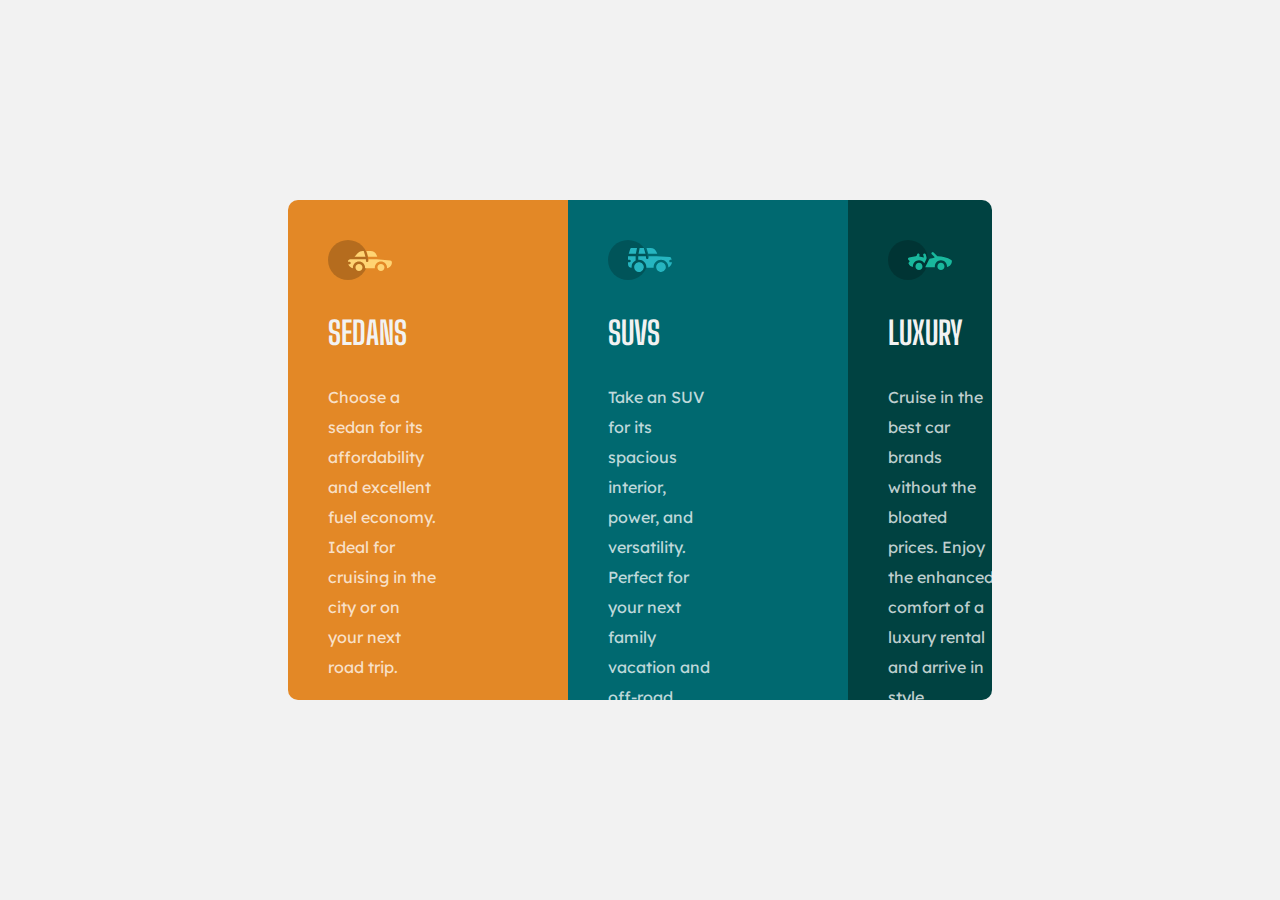
<file: 3-column-preview-card-component-main/index.html>
<!DOCTYPE html>
<html lang="en">
<head>
  <meta charset="UTF-8">
  <meta name="viewport" content="width=device-width, initial-scale=1.0"> <!-- displays site properly based on user's device -->

  <link rel="icon" type="image/png" sizes="32x32" href="./images/favicon-32x32.png">
  <link rel="stylesheet" href="style.css">
  <title>Frontend Mentor | 3-column preview card component</title>

  <!-- Feel free to remove these styles or customise in your own stylesheet 👍 -->
  <style>
    .attribution { font-size: 11px; text-align: center; }
    .attribution a { color: hsl(228, 45%, 44%); }
  </style>
</head>
<body>
    <div class="main-box">
      <div class="sedans">
        <svg width="64" height="40" xmlns="http://www.w3.org/2000/svg"><g fill="none" fill-rule="evenodd"><circle fill="#000" opacity=".201" cx="20" cy="20" r="20"/><path d="M52.936 24.11c1.942 0 3.517 1.542 3.517 3.445 0 1.903-1.575 3.445-3.517 3.445s-3.516-1.542-3.516-3.445c0-1.903 1.574-3.445 3.516-3.445zm-21.957 0c1.942 0 3.517 1.542 3.517 3.445 0 1.903-1.575 3.445-3.517 3.445s-3.516-1.542-3.516-3.445c0-1.903 1.574-3.445 3.516-3.445zm6.948-4.848v1.429c0 .716.61 1.293 1.348 1.259a1.295 1.295 0 001.225-1.295v-1.393h8.256l13.483 1.313c.956.093 1.676.881 1.676 1.814 0 2.89-2.126 5.303-4.926 5.819.397-3.557-2.458-6.62-6.053-6.62-3.646 0-6.504 3.14-6.039 6.723h-9.879c.466-3.588-2.397-6.722-6.039-6.722-3.595 0-6.45 3.062-6.052 6.62-2.14-.398-3.916-1.912-4.61-3.931h1.142c.731 0 1.32-.598 1.285-1.322-.033-.678-.629-1.2-1.322-1.2H20v-.251c0-1.274 1.066-2.243 2.306-2.243h15.62zM42.59 11c2.645 0 4.99 1.556 5.972 3.963l.726 1.779H40.17L38.413 11h4.178zm-6.865 0l1.758 5.741H26.505l3.357-3.654A6.502 6.502 0 0134.644 11h1.082z" fill="#FFD473" fill-rule="nonzero"/></g></svg>
        <h1 class="firstheading">Sedans</h1>
        <p class="firstcontent">Choose a sedan for its affordability and excellent fuel economy. Ideal for cruising in the city 
          or on your next road trip.</p>
        <button class="firstbutton">Learn More</button>
      </div>
      <div class="suvs">
        <svg width="64" height="40" xmlns="http://www.w3.org/2000/svg"><g fill="none" fill-rule="evenodd"><circle fill="#000" opacity=".201" cx="20" cy="20" r="20"/><path d="M31.002 22.358c2.917 0 5.18 2.593 4.762 5.506a4.828 4.828 0 01-2.962 3.778 4.797 4.797 0 01-5.3-1.165c-1.188-1.26-1.235-2.613-1.263-2.613-.42-2.924 1.857-5.506 4.763-5.506zm22 0c3.457 0 5.798 3.567 4.41 6.744A4.816 4.816 0 0152.3 31.94a4.826 4.826 0 01-4.06-4.077c-.42-2.915 1.846-5.506 4.762-5.506zm-15.04-6.083v1.462a1.29 1.29 0 001.352 1.29c.693-.033 1.227-.631 1.227-1.326v-1.426h8.3l13.056.716a1.29 1.29 0 011.164.917c.27.895.446 1.477.563 1.87h-1.047c-.694 0-1.291.534-1.324 1.228a1.29 1.29 0 001.288 1.352h1.445c-.164 2.225-1.57 4.193-3.6 5.05.13-4.212-3.255-7.63-7.384-7.63-4.317 0-7.762 3.718-7.358 8.086h-7.285c.43-4.655-3.503-8.531-8.131-8.046v-3.543h7.734zm-10.312 0v4.308a7.4 7.4 0 00-4.006 7.274 3.874 3.874 0 01-3.642-3.864v-1.635h1.46a1.29 1.29 0 000-2.58h-1.461v-3.213l.003-.29h7.646zm14.986-8.196c2.65 0 5 1.592 5.984 4.055l.63 1.579a5.525 5.525 0 01-.065-.004l-.026-.002-.034-.002-.022-.002a4.178 4.178 0 00-.224-.006l-.098-.001h-.039l-.136-.001h-.052l-.326-.001H40.211L38.528 8.08zm-13.632 0l-1.122 5.616h-7.144l1.47-4.71a1.29 1.29 0 011.231-.906h5.565zm6.832 0l1.683 5.615h-7.007l1.121-5.615h4.203z" fill="#26B5C0" fill-rule="nonzero"/></g></svg>
        <h1 class="secondheading">
          SUVS
        </h1>
        <p class="secondcontent">
          Take an SUV for its spacious interior, power, and versatility. Perfect for your next family vacation 
  and off-road adventures.
        </p>
        <button class="secondbutton">Learn More</button>
      </div>
      <div class="luxury">
        <svg width="64" height="40" xmlns="http://www.w3.org/2000/svg"><g fill="none" fill-rule="evenodd"><circle fill="#000" opacity=".201" cx="20" cy="20" r="20"/><path d="M30.98 22.835c1.941 0 3.516 1.604 3.516 3.583 0 1.978-1.575 3.582-3.517 3.582s-3.516-1.604-3.516-3.582c0-1.979 1.574-3.583 3.516-3.583zm21.956 0c1.942 0 3.517 1.604 3.517 3.583 0 1.978-1.575 3.582-3.517 3.582s-3.516-1.604-3.516-3.582c0-1.979 1.574-3.583 3.516-3.583zm-9.143-10.45a1.27 1.27 0 011.819 0l3.715 3.784c4.444-.115 9.7 1.142 13.964 3.753.387.237.624.664.624 1.124 0 3.006-2.126 5.514-4.926 6.05.397-3.698-2.458-6.882-6.053-6.882-3.646 0-6.504 3.264-6.039 6.99h-9.669c.76-1.544.993-2.026 1.337-2.711l.082-.162c.421-.835 1.056-2.07 2.883-5.65 1.68-.023 3.47-.408 5.247-1.403l-2.984-3.04a1.328 1.328 0 010-1.854zm-7.68 1.064c.683-.2 1.395.202 1.592.898l.749 2.652a3.46 3.46 0 01-.247 2.51l-1.733 3.395-.216.424c-1.07-1.89-3.06-3.114-5.279-3.114-3.595 0-6.45 3.184-6.052 6.885-1.832-.347-3.414-1.537-4.278-3.276a1.331 1.331 0 01.117-1.376l.955-1.303-1.325-1.295c-.751-.735-.376-2.024.64-2.231l6.614-1.346.13-.026c.092-.019.145-.03.157-.031.314-.146 1.07-.591 1.07-1.506 0-.734.592-1.327 1.316-1.31.712.016 1.268.662 1.256 1.388a4.11 4.11 0 01-.348 1.611 22.69 22.69 0 014.7 1.146l-.7-2.473a1.314 1.314 0 01.882-1.622z" fill="#19B89D" fill-rule="nonzero"/></g></svg>
        <h1 class="thirdheading">Luxury</h1>
        <p class="thirdcontent">
          Cruise in the best car brands without the bloated prices. Enjoy the enhanced comfort of a luxury 
  rental and arrive in style.
        </p>
        <button class="thirdbutton">Learn More</button>
      </div>
    </div>
</body>
</html>
</file>
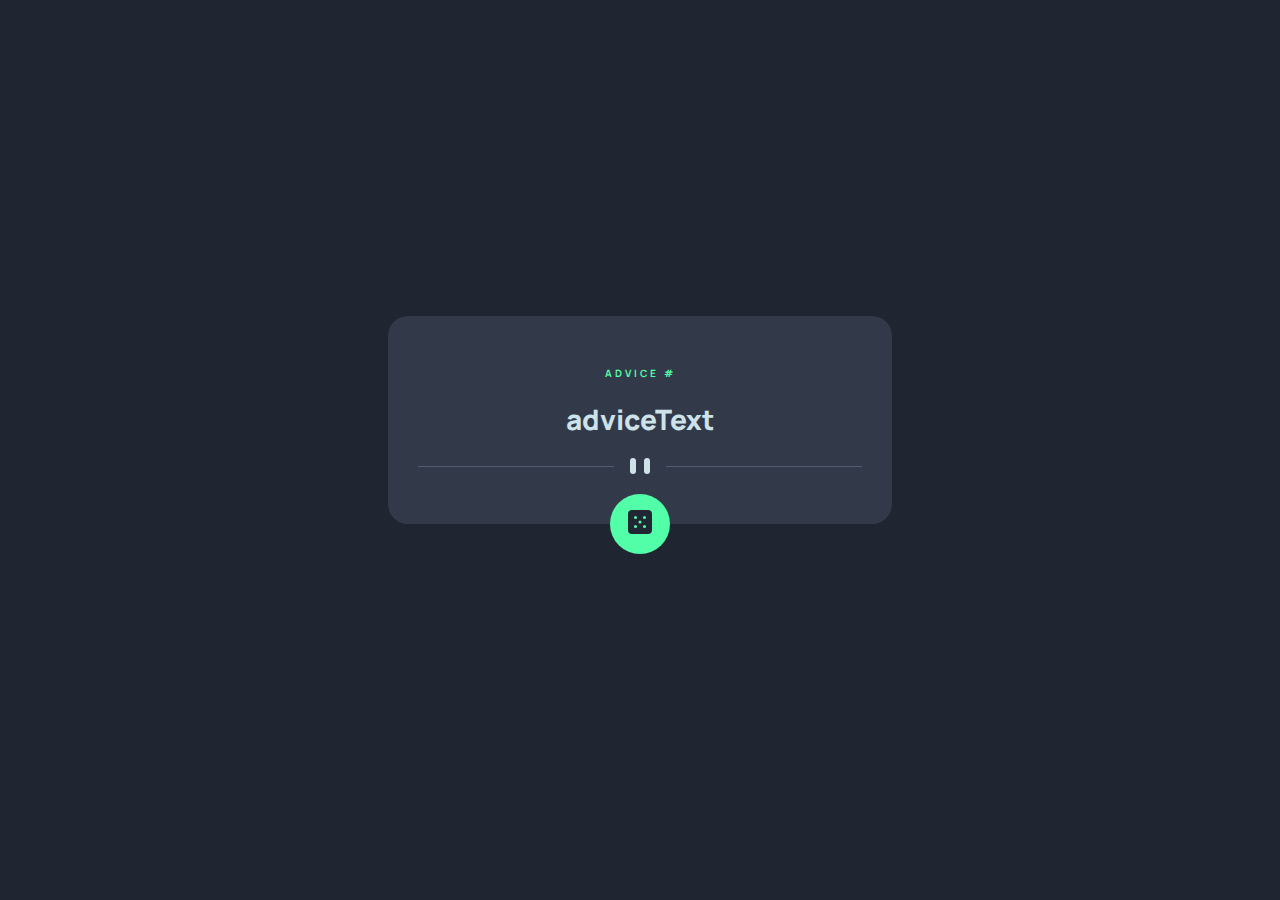
<file: advice-generator-app-main/index.html>
<!DOCTYPE html>
<html lang="en">
<head>
  <meta charset="UTF-8">
  <meta name="viewport" content="width=device-width, initial-scale=1.0"> <!-- displays site properly based on user's device -->

  <link rel="icon" type="image/png" sizes="32x32" href="./images/favicon-32x32.png">
  
  <title>Frontend Mentor | Advice generator app</title>
  <link rel="stylesheet" href="style.css">
  <!-- Feel free to remove these styles or customise in your own stylesheet 👍 -->
  <style>
    .attribution { font-size: 11px; text-align: center; }
    .attribution a { color: hsl(228, 45%, 44%); }
  </style>
</head>
<body>
  <div class="main-box">
    
      <p class="adviceID">Advice #<span id="num"></span></p>
      <p class="adviceText">adviceText</p>
      <svg class="divider" width="444" height="16" xmlns="http://www.w3.org/2000/svg"><g fill="none" fill-rule="evenodd"><path fill="#4F5D74" d="M0 8h196v1H0zM248 8h196v1H248z"/><g transform="translate(212)" fill="#CEE3E9"><rect width="6" height="16" rx="3"/><rect x="14" width="6" height="16" rx="3"/></g></g></svg>
      
    </div>
    <div class="dice">
      <button><svg width="24" height="24" xmlns="http://www.w3.org/2000/svg"><path d="M20 0H4a4.005 4.005 0 0 0-4 4v16a4.005 4.005 0 0 0 4 4h16a4.005 4.005 0 0 0 4-4V4a4.005 4.005 0 0 0-4-4ZM7.5 18a1.5 1.5 0 1 1 0-3 1.5 1.5 0 0 1 0 3Zm0-9a1.5 1.5 0 1 1 0-3 1.5 1.5 0 0 1 0 3Zm4.5 4.5a1.5 1.5 0 1 1 0-3 1.5 1.5 0 0 1 0 3Zm4.5 4.5a1.5 1.5 0 1 1 0-3 1.5 1.5 0 0 1 0 3Zm0-9a1.5 1.5 0 1 1 0-3 1.5 1.5 0 0 1 0 3Z" fill="#202733"/></svg> </button>
    </div>
  <!-- <div class="attribution">
    Challenge by <a href="https://www.frontendmentor.io?ref=challenge" target="_blank">Frontend Mentor</a>. 
    Coded by <a href="#">Your Name Here</a>.
  </div> -->
  <script src="script.js"></script>
</body>
</html>
</file>
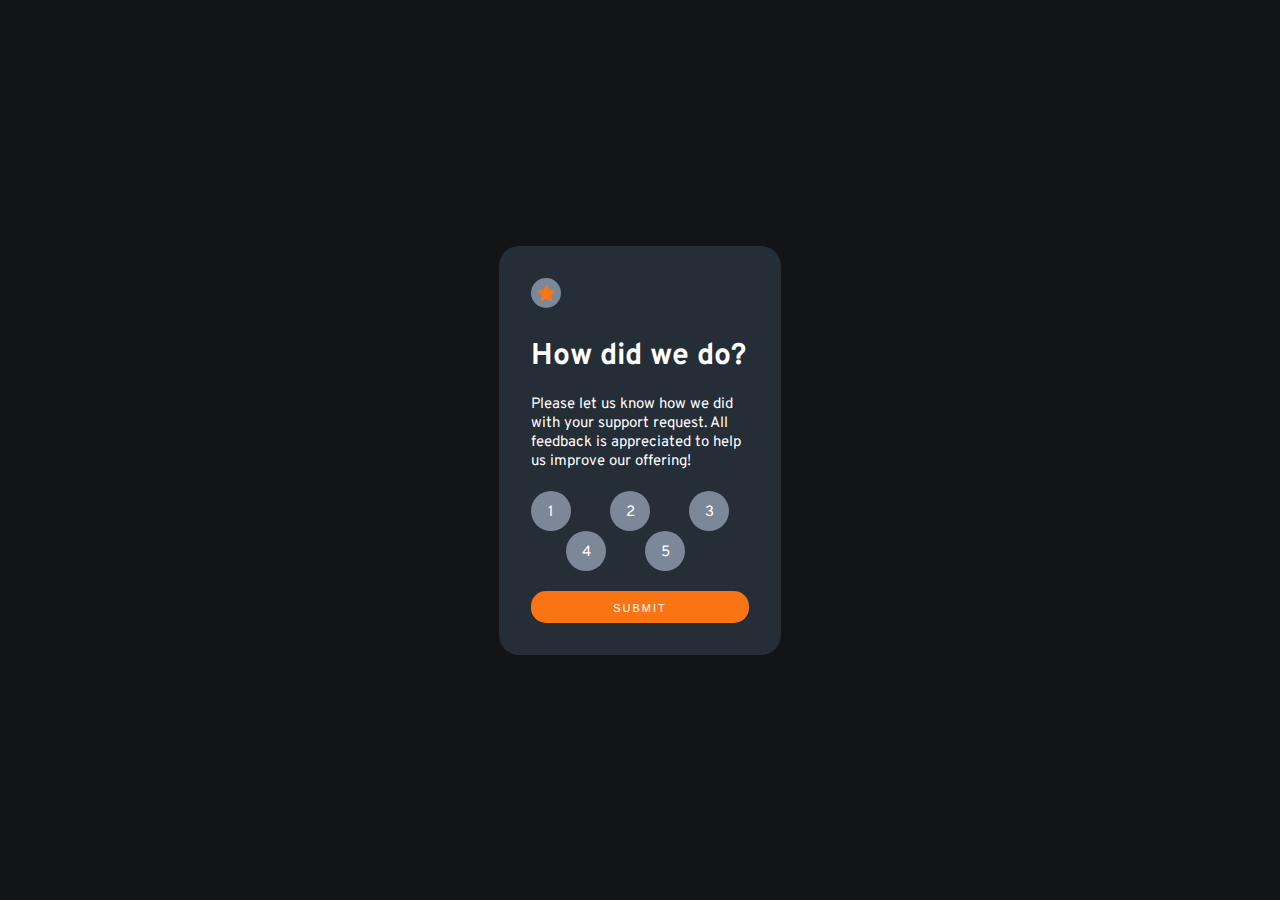
<file: interactive-rating-component-main/index.html>
<!DOCTYPE html>
<html lang="en">
<head>
  <meta charset="UTF-8">
  <meta name="viewport" content="width=device-width, initial-scale=1.0"> <!-- displays site properly based on user's device -->

  <link rel="icon" type="image/png" sizes="32x32" href="./images/favicon-32x32.png">
  
  <title>Frontend Mentor | Interactive rating component</title>
  <link rel="stylesheet" href="style.css">

  <!-- Feel free to remove these styles or customise in your own stylesheet 👍 -->
  <style>
    .attribution { font-size: 11px; text-align: center; }
    .attribution a { color: hsl(228, 45%, 44%); }
  </style>
</head>
<body>
  <div class="main-box">
    <div class="shown">
    <div class="img-wrapper">
      <svg class="star" width="17" height="16" xmlns="http://www.w3.org/2000/svg"><path d="m9.067.43 1.99 4.031c.112.228.33.386.58.422l4.45.647a.772.772 0 0 1 .427 1.316l-3.22 3.138a.773.773 0 0 0-.222.683l.76 4.431a.772.772 0 0 1-1.12.813l-3.98-2.092a.773.773 0 0 0-.718 0l-3.98 2.092a.772.772 0 0 1-1.119-.813l.76-4.431a.77.77 0 0 0-.222-.683L.233 6.846A.772.772 0 0 1 .661 5.53l4.449-.647a.772.772 0 0 0 .58-.422L7.68.43a.774.774 0 0 1 1.387 0Z" fill="#FC7614"/></svg>

    </div>
    <div>
      <h1 class="title">
        How did we do?
      </h1>
      <p class="para">
        Please let us know how we did with your support request. All feedback is appreciated 
        to help us improve our offering!

      </p>
      <ul>
        <li>1</li>
        <li id="list">2</li>
        <li id="list">3</li>
        <li id="list">4</li>
        <li id="list">5</li>
      </ul>
      <button class="btn">submit</button>
    </div>
  </div>
  <div class="hidden">
    <div class="image">
    <svg width="162" height="108" xmlns="http://www.w3.org/2000/svg"><g fill="none"><path d="M30 93.744h-.044a23.456 23.456 0 0 1-1.61-.189.543.543 0 0 1 .155-1.076c.52.076 1.04.135 1.563.178a.538.538 0 0 1-.043 1.076l-.022.01Zm5.37-.205a.538.538 0 0 1-.08-1.076 19.51 19.51 0 0 0 1.54-.306.536.536 0 0 1 .645.403.538.538 0 0 1-.397.646c-.537.129-1.074.236-1.611.323l-.097.01Zm-12.137-1.312a.536.536 0 0 1-.183-.033 24.346 24.346 0 0 1-1.525-.608.539.539 0 0 1 .424-.99c.483.21.983.404 1.472.587a.538.538 0 0 1-.188 1.044Zm18.759-.829a.538.538 0 0 1-.242-1.022c.467-.226.934-.479 1.39-.742a.536.536 0 1 1 .538.93c-.478.275-.967.538-1.45.78a.536.536 0 0 1-.258.054h.022Zm-24.994-2.292a.536.536 0 0 1-.29-.08c-.457-.29-.913-.597-1.36-.91a.536.536 0 1 1 .612-.882c.436.307.876.597 1.322.883a.538.538 0 0 1-.284.99Zm30.772-1.544a.537.537 0 0 1-.408-.193.539.539 0 0 1 .06-.759l.117-.124c.355-.306.715-.624 1.074-.957a.537.537 0 1 1 .73.79c-.375.345-.74.673-1.106.985l-.123.102a.537.537 0 0 1-.344.156Zm-36.326-2.69a.537.537 0 0 1-.36-.14c-.402-.37-.8-.747-1.18-1.124a.539.539 0 0 1 .751-.769c.376.371.763.737 1.155 1.076a.538.538 0 0 1 .032.764.537.537 0 0 1-.398.194Zm41.305-2.21a.537.537 0 0 1-.398-.899c.355-.393.715-.79 1.074-1.2a.537.537 0 1 1 .806.71c-.365.415-.725.818-1.074 1.21a.537.537 0 0 1-.408.152v.026ZM6.724 79.723a.537.537 0 0 1-.424-.204 41.79 41.79 0 0 1-.989-1.308.539.539 0 0 1 .124-.753.536.536 0 0 1 .746.124c.312.425.629.85.962 1.27a.539.539 0 0 1-.42.871Zm50.579-2.383a.539.539 0 0 1-.419-.877c.338-.414.677-.828 1.015-1.253a.537.537 0 1 1 .838.672l-1.02 1.259a.537.537 0 0 1-.414.199ZM2.9 73.887a.537.537 0 0 1-.473-.312c-.257-.5-.499-1-.714-1.485a.539.539 0 0 1 .685-.72c.133.052.24.154.298.285.21.462.44.946.687 1.425a.539.539 0 0 1-.483.786v.021Zm58.753-2.028a.537.537 0 0 1-.424-.866l.988-1.275a.537.537 0 1 1 .848.656l-.988 1.275a.537.537 0 0 1-.424.188v.022ZM.682 67.286a.537.537 0 0 1-.537-.462A17.06 17.06 0 0 1 0 65.16a.538.538 0 1 1 1.074 0c.018.519.063 1.036.134 1.55a.539.539 0 0 1-.462.607l-.064-.032Zm65.24-.973a.537.537 0 0 1-.43-.867l.984-1.28a.536.536 0 0 1 .853.65l-.993 1.265a.537.537 0 0 1-.414.21v.022Zm88.49-2.96a.724.724 0 0 1-.15 0 .537.537 0 0 1-.366-.666c.134-.474.28-.99.424-1.544a.538.538 0 0 1 .655-.388.537.537 0 0 1 .382.662c-.145.538-.29 1.076-.43 1.565a.537.537 0 0 1-.515.372Zm-84.247-2.592a.536.536 0 0 1-.424-.867l.983-1.28a.54.54 0 1 1 .854.662l-.989 1.275a.537.537 0 0 1-.413.183l-.01.027Zm-68.924-.382a.536.536 0 0 1-.156 0 .538.538 0 0 1-.355-.673 21.47 21.47 0 0 1 .537-1.565.537.537 0 1 1 .994.403c-.193.49-.37.985-.537 1.474a.537.537 0 0 1-.473.334l-.01.027Zm154.782-3.863a.311.311 0 0 1-.102 0 .538.538 0 0 1-.43-.624c.097-.538.188-1.044.28-1.582a.545.545 0 1 1 1.073.178c-.09.538-.182 1.076-.279 1.614a.537.537 0 0 1-.542.414ZM74.46 55.209a.537.537 0 0 1-.424-.872l1.004-1.27a.537.537 0 1 1 .838.673l-.999 1.264a.537.537 0 0 1-.408.205h-.01ZM4.436 54.165a.539.539 0 0 1-.43-.855c.323-.436.666-.872 1.02-1.297a.537.537 0 1 1 .822.694 22.92 22.92 0 0 0-.977 1.237.537.537 0 0 1-.435.221Zm74.408-4.417a.539.539 0 0 1-.414-.877l1.026-1.248a.537.537 0 1 1 .843.667l-1.02 1.243a.537.537 0 0 1-.435.215Zm78.124-.161h-.043a.538.538 0 0 1-.494-.576c.043-.538.075-1.076.107-1.614a.538.538 0 0 1 .564-.538c.295.018.52.27.505.565a54.253 54.253 0 0 1-.107 1.614.538.538 0 0 1-.532.549ZM9.28 49.13a.537.537 0 0 1-.338-.958c.8-.646 1.316-.99 1.337-1.006a.536.536 0 0 1 .59.898s-.499.334-1.25.942a.536.536 0 0 1-.35.124h.011Zm74.075-4.74a.537.537 0 0 1-.403-.888c.35-.408.704-.817 1.074-1.22a.537.537 0 1 1 .806.71c-.355.403-.71.806-1.074 1.215a.537.537 0 0 1-.414.183h.01Zm73.742-1.797a.537.537 0 0 1-.537-.505 54.325 54.325 0 0 0-.118-1.614.54.54 0 1 1 1.074-.097c.048.538.091 1.076.118 1.614 0 .285-.221.52-.505.538l-.032.064Zm-69.064-3.416a.537.537 0 0 1-.392-.904c.365-.398.735-.79 1.106-1.178a.536.536 0 0 1 .779.737l-1.074 1.173a.537.537 0 0 1-.44.172h.02Zm68.092-3.502a.537.537 0 0 1-.537-.409 22.668 22.668 0 0 0-.408-1.533.539.539 0 0 1 1.03-.307c.151.538.296 1.05.425 1.587a.539.539 0 0 1-.398.651l-.112.01Zm-63.221-1.512a.537.537 0 0 1-.376-.92l1.165-1.13a.537.537 0 1 1 .763.76c-.387.365-.768.741-1.155 1.118a.537.537 0 0 1-.419.172h.022Zm5.14-4.745a.537.537 0 0 1-.355-.941l1.235-1.076a.539.539 0 1 1 .693.828c-.408.34-.817.689-1.225 1.039a.537.537 0 0 1-.37.15h.021Zm55.197-.575c-.247-.468-.505-.931-.779-1.378a.537.537 0 1 1 .918-.554c.285.463.537.947.811 1.431a.539.539 0 0 1-.478.791.537.537 0 0 1-.472-.29ZM103.5 25.055a.539.539 0 0 1-.322-.974c.44-.322.88-.634 1.32-.946a.537.537 0 0 1 .845.394.54.54 0 0 1-.227.488l-1.3.93a.536.536 0 0 1-.338.108h.022Zm46.132-1.56a.537.537 0 0 1-.381-.161c-.359-.359-.74-.717-1.144-1.076a.536.536 0 1 1 .709-.807c.408.36.81.742 1.197 1.135a.539.539 0 0 1 0 .759.537.537 0 0 1-.403.15h.022Zm-40.279-2.28a.537.537 0 0 1-.274-1.001c.473-.275.946-.538 1.418-.797a.54.54 0 0 1 .81.474.542.542 0 0 1-.273.468c-.467.253-.929.538-1.39.785a.536.536 0 0 1-.344.07h.053Zm34.737-1.894a.504.504 0 0 1-.258-.07c-.451-.248-.924-.49-1.407-.716a.539.539 0 0 1 .462-.974c.499.237.988.49 1.46.748a.538.538 0 0 1-.257 1.012Zm-28.49-1.195a.537.537 0 0 1-.2-1.038c.505-.204 1.01-.398 1.52-.581a.537.537 0 0 1 .366 1.011c-.495.178-.989.366-1.483.57a.536.536 0 0 1-.247.038h.043Zm22.045-1.452a.777.777 0 0 1-.156 0c-.505-.15-1.02-.29-1.53-.41a.553.553 0 0 1 .252-1.075c.537.129 1.074.269 1.611.425a.542.542 0 0 1-.15 1.076l-.027-.016Zm-15.456-.597a.537.537 0 0 1-.118-1.066c.537-.107 1.074-.21 1.61-.29a.543.543 0 0 1 .59.735.544.544 0 0 1-.423.34c-.537.082-1.036.178-1.557.286a.365.365 0 0 1-.102-.005Zm8.555-.603h-.038a32.41 32.41 0 0 0-1.579-.06.538.538 0 0 1 0-1.075c.537 0 1.074.027 1.638.06a.538.538 0 0 1-.032 1.075h.01Z" fill="#E6E6E6"/><path fill="#39475F" d="M119.847 100.221H58.146L70.332.793h55.025l5.747 7.601z"/><path fill="#61728D" d="M113.172 100.221H51.465L63.651.793h61.706z"/><path fill="#181F27" d="M110.132 81.354H58.576l8.791-71.695h51.557z"/><path fill="#1E252E" d="m92.743 50.055 14.897.177-.29 2.308-14.607-.252z"/><path fill="#39475F" d="m51.465 100.221 7.422 6.864 60.037.915.923-7.779z"/><path d="M99.096 29.058s2.572.183 3.888 5.03c1.316 4.847.865 18.377.865 18.377l-11.096-.177s-5.537-20.137 6.343-23.23Z" fill="#2D394B"/><path fill="#FC7614" d="M5.42 32.843 45.778 0l21.18 26.119L26.603 58.96z"/><path fill="#FFF" d="M27.49 21.931 45.56 7.226l3.497 4.313-18.07 14.706z"/><path d="m25.272 45.175 5.338-4.345a2.772 2.772 0 0 1 3.902.404 2.781 2.781 0 0 1-.404 3.91l-5.338 4.344a2.772 2.772 0 0 1-3.903-.404 2.781 2.781 0 0 1 .405-3.91ZM37.33 35.365l16.89-13.743a2.772 2.772 0 0 1 3.902.404 2.781 2.781 0 0 1-.405 3.909L40.83 39.679a2.772 2.772 0 0 1-3.903-.404 2.781 2.781 0 0 1 .405-3.91Z" fill="#FFF" opacity=".46"/><ellipse fill="#FFF" opacity=".3" cx="17.937" cy="33.636" rx="3.673" ry="3.68"/><ellipse fill="#FFF" opacity=".3" cx="21.664" cy="30.284" rx="3.673" ry="3.68"/><path d="M99.096 29.058s-5.838 2.103-3.803 18.581c1.493 12.073-3.55 28.056-11.004 28.25-7.454.193-21.202-.463-21.202-.463s7.159-18.56 5.676-34.145a14.786 14.786 0 0 1 .763-6.456c.87-2.373 2.487-4.842 5.494-5.245 6.004-.818 24.076-.522 24.076-.522Z" fill="#BAD6FA"/><path d="m58.957 76.63 26.342-.537s-4.017-3.992-4.27-14.154l-36.234.538a31.494 31.494 0 0 0 2.841 7.531 12.547 12.547 0 0 0 11.32 6.623Z" fill="#546F8D"/><path fill="#2D394B" d="m78.21 14.834-.918 6.041h26.621l.806-6.041z"/><path d="M85.54 86.19c-2.872-2.517-7.416-2.022-9.446 1.222a4.955 4.955 0 0 0-.8 2.647c0 3.98 2.744 6.59 8.227 5.492 4.184-.839 5.779-6.073 2.02-9.36Z" fill="#FFF" opacity=".48"/><ellipse fill="#FC7614" cx="147.188" cy="81.542" rx="14.812" ry="14.837"/><path d="M73.731 35.75a.537.537 0 0 1-.038-1.076c.113 0 11.343-.828 17.363-.29a.54.54 0 0 1-.096 1.076c-5.908-.538-17.079.274-17.186.285l-.043.005Zm-.891 7.279a.538.538 0 0 1-.038-1.076c.113 0 11.342-.828 17.363-.29a.54.54 0 0 1-.097 1.076c-5.907-.538-17.073.28-17.185.285l-.043.005Zm-.102 7.564a.538.538 0 0 1-.043-1.076c.112 0 11.347-.829 17.362-.29a.54.54 0 0 1-.096 1.075c-5.908-.538-17.073.28-17.186.286l-.037.005Zm-.715 7.564a.537.537 0 0 1-.037-1.076c.112 0 11.342-.829 17.362-.285a.54.54 0 0 1-.096 1.076c-5.908-.538-17.073.28-17.186.285h-.043Z" fill="#FFF"/></g></svg>
  </div>
  
    <div class="new"><p class="result">You selected <span class="rating"></span> out of 5</p></div>
    <p class="thanks">Thank you!</p>
    <p class="misc">We appreciate you taking the time to give a rating. If you ever need more support, 
      don’t hesitate to get in touch!</p>
  
</div>



  </div>
  <!-- Rating state start -->



  <!-- Rating state end -->

  <!-- Thank you state start -->

  <!-- You selected Add rating here out of 5

  Thank you!

  We appreciate you taking the time to give a rating. If you ever need more support, 
  don’t hesitate to get in touch! -->

  <!-- Thank you state end -->
<script src="script.js"></script>
</body>
</html>
</file>
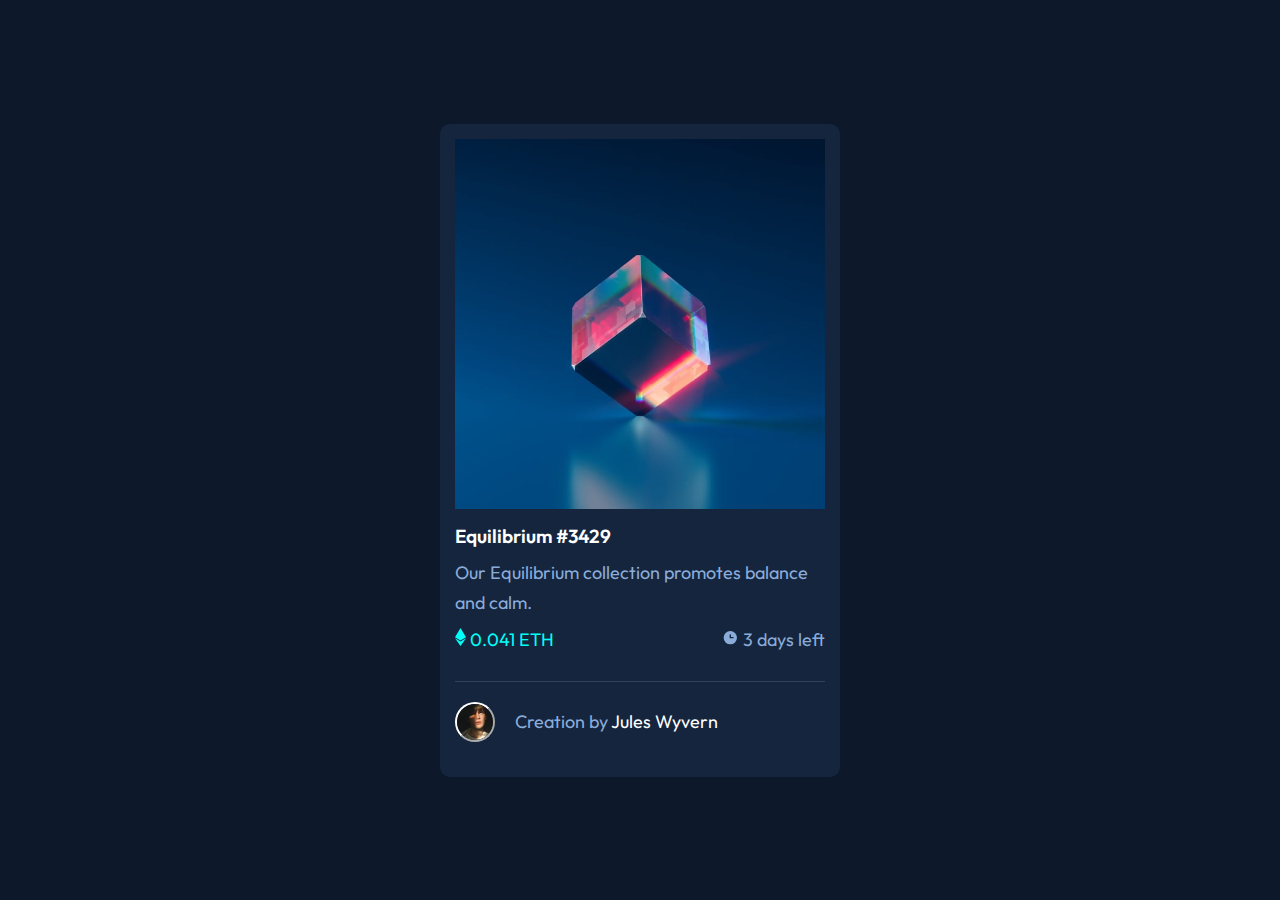
<file: nft-preview-card-component-main/index.html>
<!DOCTYPE html>
<html lang="en">
<head>
  <meta charset="UTF-8">
  <meta name="viewport" content="width=device-width, initial-scale=1.0"> <!-- displays site properly based on user's device -->

  <link rel="icon" type="image/png" sizes="32x32" href="./images/favicon-32x32.png">
  <link rel="stylesheet" href="Style.css">
  <title>Frontend Mentor | NFT preview card component</title>

  <!-- Feel free to remove these styles or customise in your own stylesheet 👍 -->
  <!-- <style>
    .attribution { font-size: 11px; text-align: center; }
    .attribution a { color: hsl(228, 45%, 44%); }
  </style> -->
</head>
<body>
  <div class="main-box">
    <div class="img-container">
      <img src="./images/image-equilibrium.jpg" alt="">
    
    <div><img src="./images/icon-view.svg" alt=""></div>
    </div>
    <div>
      <h1 class="header">Equilibrium #3429</h1>
      <p class="about">Our Equilibrium collection promotes balance and calm.</p>
      
      <div class="bottom">
        <p class="price"> 
          <svg width="11" height="18" xmlns="http://www.w3.org/2000/svg"><path d="M11 10.216 5.5 18 0 10.216l5.5 3.263 5.5-3.262ZM5.5 0l5.496 9.169L5.5 12.43 0 9.17 5.5 0Z" fill="#00FFF8"/></svg>
          0.041 ETH</p>
        <p class="days">
          <svg width="17" height="17" xmlns="http://www.w3.org/2000/svg"><path d="M8.305 2.007a6.667 6.667 0 1 0 0 13.334 6.667 6.667 0 0 0 0-13.334Zm2.667 7.334H8.305a.667.667 0 0 1-.667-.667V6.007a.667.667 0 0 1 1.334 0v2h2a.667.667 0 0 1 0 1.334Z" fill="#8BACD9"/></svg>
          3 days left</p>
      </div>
      <!-- <hr class="line"> -->
      <div class="last">
        <img class="avatar" src="./images/image-avatar.png" alt="">
        <p class="created">Creation by <span>Jules Wyvern</span></p>
      </div>
    </div>
  </div>
</body>
</html>
</file>
<file: 3-column-preview-card-component-main/style.css>
@import url('https://fonts.googleapis.com/css2?family=Lexend+Deca&family=Outfit:wght@300;400;600&display=swap');
@import url('https://fonts.googleapis.com/css2?family=Big+Shoulders+Display:wght@700&display=swap');

:root{
    --Bright-orange: hsl(31, 77%, 52%);
    --Dark-cyan: hsl(184, 100%, 22%);
    --Very-dark-cyan: hsl(179, 100%, 13%);
    --Transparent-white: hsla(0, 0%, 100%, 0.75);
    --Very-light-gray: hsl(0, 0%, 95%);
}
*{
    margin: 0;
    padding: 0;
    box-sizing: border-box;
}
body{
    background-color: var(--Very-light-gray);
    font-family: 'Lexend Deca', sans-serif;
    height: 100vh;
    /* font-family: 'Big Shoulders Display', cursive; */
    display: flex;
    flex-direction: row;
    justify-content: center;
    align-items: center;
}
.main-box{
    display: flex;
    /* height: ; */
    width: 55%;
    height: 500px;
    border-radius: 10px;
    overflow: hidden;
}
.sedans{
    background-color: var(--Bright-orange);
    padding: 40px 40px;
}
.suvs{
    background-color: var(--Dark-cyan);
    padding: 40px 40px;
}
.luxury{
    background-color: var(--Very-dark-cyan);
    padding: 40px 40px;
}
h1{
    margin: 30px 0;
    color: var(--Very-light-gray);
    font-family: 'Big Shoulders Display', cursive;
    text-transform: uppercase;
}
/* .firstheading{
    margin: 30px 0;
    color: var(--Very-light-gray);
    font-family: 'Big Shoulders Display', cursive;
    text-transform: uppercase;
}
.secondheading{
    margin: 30px 0;
    color: var(--Very-light-gray);
    font-family: 'Big Shoulders Display', cursive;
}
.thirdheading{
    margin: 30px 0;
    color: var(--Very-light-gray);
    text-transform: uppercase;
    font-family: 'Big Shoulders Display', cursive; */

p{
    color: var(--Transparent-white);
    padding-right: 90px;
    line-height: 30px;
    margin-bottom: 60px;
}
/* .firstcontent{
    color: var(--Transparent-white);
    padding-right: 90px;
    line-height: 30px;
    margin-bottom: 60px;
}
.secondcontent{
    color: var(--Transparent-white);
    padding-right: 90px;
    line-height: 30px;
    margin-bottom: 60px;
}
.thirdcontent{
    color: var(--Transparent-white);
    padding-right: 90px;
    line-height: 30px;
    margin-bottom: 60px;
} */
button{
    border: none;
    margin: none;
    height: 45px;
    width: 200px;
    border-radius: 30px;
    background-color: var(--Very-light-gray);
    /* font-family: 'Big Shoulders Display', cursive;
    ont-family: 'Lexend Deca', sans-serif; */
    font-weight: 700;
}
.firstbutton{
    color: var(--Bright-orange);

}
.secondbutton{
    color: var(--Dark-cyan);
}
.thirdbutton{
    color: var(--Very-dark-cyan);
}
.firstbutton:hover{
    background-color: var(--Bright-orange);
    color: var(--Transparent-white);
    border: 2px solid var(--Transparent-white);
}
.secondbutton:hover{
    background-color: var(--Dark-cyan);
    color: var(--Transparent-white);
    border: 2px solid var(--Transparent-white);
}
.thirdbutton:hover{
    background-color: var(--Very-dark-cyan);
    color: var(--Transparent-white);
    border: 2px solid var(--Transparent-white);
}
@media (max-width: 1000px){
    .main-box{
        display: flex;
        flex-direction: column;
        height: 90%;
        width: 90%;
    }
    .sedans{
        height: 30%;
    }
    .suvs{
        height: 20%;
    }
    .luxury{
        height: 50%;
    }
    }
</file>
<file: advice-generator-app-main/style.css>
@import url('https://fonts.googleapis.com/css2?family=Manrope:wght@800&display=swap');
*{
    margin: 0;
    padding: 0;
    box-sizing: border-box;
}
:root{
    --LightCyan: hsl(193, 38%, 86%);
    --NeonGreen: hsl(150, 100%, 66%);
    --GrayishBlue: hsl(217, 19%, 38%);
    --DarkGrayishBlue: hsl(217, 19%, 24%);
    --DarkBlue: hsl(218, 23%, 16%);
}
body{
    font-family: 'Manrope', sans-serif;
    font-size: 28px;
    font-weight: 800;
    background-color: var(--LightCyan);
    display: flex;
    align-items: center;
    justify-content: center;
    height: 100vh;
    background-color: var(--DarkBlue);
    color: var(--LightCyan);
    flex-direction: column;
}
.main-box{
    display: flex;
    align-items: center;
    flex-direction: column;
    background-color: var(--DarkGrayishBlue);
    border-radius: 20px ;
    padding: 30px;
    max-width: 550px;
    width: fit-content;
    height: fit-content;
}
.dice{
    background-color: var(--NeonGreen);
    height: 60px;
    width: 60px;
    border-radius: 50%;
    padding-left: 18px;
    padding-top: 10px;
    position: relative;
    /* top: 150px; */
    bottom: 30px;
    
}
.adviceID{
    margin-top: 20px;
    margin-bottom: 20px;
    font-size:10px;
    text-transform: uppercase;
    color: var(--NeonGreen);
    font-weight: bold;
    letter-spacing: 3px;
    text-align: center;
}
.adviceText{
    margin-bottom: 20px;
}
button{
    border: none;
    /* margin: none; */
    outline: none;
    background-color: var(--NeonGreen);
}
button:hover{
    /* background-color: var(--NeonGreen); */
    cursor: pointer;
    box-shadow: 0px 0px 60px 15px var(--NeonGreen);
}
.divider{
    margin-bottom: 20px;
}
/* @media (min-width: 530px) {
    body{
        margin: auto;
    }
    .main-box{
        width: auto;
    }
} */
</file>
<file: interactive-rating-component-main/style.css>
@import url('https://fonts.googleapis.com/css2?family=Overpass:wght@400;700&display=swap');

:root{
--Orange: hsl(25, 97%, 53%);
--White: hsl(0, 0%, 100%);
--Light-Grey: hsl(217, 12%, 63%);
--Medium-Grey: hsl(216, 12%, 54%);
--Dark-Blue: hsl(213, 19%, 18%);
--Very-Dark-Blue: hsl(216, 12%, 8%);
}
*{
    padding: 0;
    margin: 0;
    box-sizing: border-box;
}
body{
    background-color: var(--Very-Dark-Blue);
    font-family: 'Overpass', sans-serif;
    font-size: 15px;
    font-weight: 400;
    display: flex;
    align-items: center;
    justify-content: center;
    height: 100vh;
}
.main-box{
    width: 22%;
    background-color: var(--Dark-Blue);
    color: white;
    padding-left: 2rem;
    padding-right: 2rem;
    padding-top: 2rem;
    padding-bottom: 2rem;
    border-radius: 20px;
}
.img-wrapper{
    display: flex;
    align-items: center;
    background-color: var(--Medium-Grey);
    height: 30px;
    width: 30px;
    border-radius: 50%;
    margin-bottom: 30px;
}
.star{
    margin-left: 7px;
}
.title{
    font-size:30px;
    font-weight: 700;
    margin-bottom: 20px;
}
.para{
    font-size: 15px;
    margin-bottom: 20px;

}
.btn{
    color: white;
    background-color: var(--Orange);
    border: none;
    outline: none;
    font-variant: small-caps;
    border-radius: 15px;
    height: 2rem;
    width: 100%;
    font-size: 15px;
    letter-spacing: 2px;
    margin-top: 20px;
}
ul{
    list-style: none;
    padding: 0;
    margin: 0;
    width: 100%;
}
li{
    list-style: none;
    padding: 0;
    display: inline-block;
    background-color: var(--Medium-Grey);
    height: 40px;
    width: 40px;
    border-radius: 50%;
    /* margin-left: 20px; */
    /* margin-right: 1.8rem; */
    text-align: center;
    padding-top: 12px;    
}
/* .try
    margin-right: 0;
 */
#list{
    margin-left: 35px;
}
.btn:hover{
    cursor: pointer;
    color: var(--Orange);
    background-color: var(--White);
}
li:hover{
    cursor: pointer;
    background-color: var(--Light-Grey);
}

/* .shown{
    display: none;
} */
.image{
    display: flex;
    /* align-items: center; */
    justify-content: center;
    margin-bottom: 20px;
}
.hidden{
    display: flex;
    flex-direction: column;
    justify-content: center;
    align-items: center;
    padding-left: 10px;
    padding-right: 10px;
    padding-top: 10px;
    display: none;
}
.thanks{
    font-weight: 700;
    font-size: 25px;
    margin-top: 10px;
    margin-bottom: 10px;
    text-align: center;
}
.misc{
    text-align: center;
}
.result{
    color: var(--Orange);
    background-color: var(--Medium-Grey);
    padding: 5px;
    border-radius: 20px;
    margin-bottom: 20px;
    margin-top: 20px;
    width: 10rem;
    text-align: center;
}

li.clicked{
    background-color: var(--Orange);
    color: white;
}
.new{
    display: flex;
    justify-content: center;
    align-items: center;
}
</file>
<file: nft-preview-card-component-main/Style.css>
@import url('https://fonts.googleapis.com/css2?family=Outfit:wght@300;400;600&display=swap');

*{
    padding: 0;
    margin: 0;
    box-sizing: border-box;
}

:root{
    --soft-blue: hsl(215, 51%, 70%);
    --cyan: hsl(178, 100%, 50%);
    --main-dark:hsl(217, 54%, 11%);
    --card-dark:hsl(216, 50%, 16%);
    --line-dark:hsl(215, 32%, 27%);
    --white: hsl(0, 0%, 100%);
}

body{
    background-color: var(--main-dark);
    min-height: 100vh;
    font-family: 'Outfit', sans-serif;
    font-size: 18px;
    display: flex;
    justify-content: center;
    align-items: center;
}

.main-box{
    background-color: var(--card-dark);
    width: 18%;
    padding: 15px;
    border-radius: 10px;
}

.image{
    width:100%;
    border-radius: 10px;
}

.header{
    font-size: 19px;
    font-weight: 600;
    color: var(--white);
    margin: 10px 0;
}

.about{
    color: var(--soft-blue);
    line-height: 30px;
    margin-bottom: 10px;
}
.price{
    color: var(--cyan);
    font-weight: 400;
}
.days{
    color: var(--soft-blue);
}
.bottom{
    display: flex;
    flex-direction: row;
    justify-content: space-between;
    /* margin-bottom: 30px; */
    border-bottom: 1px solid var(--line-dark);
    padding-bottom: 30px;
}
/* .line{
    color: var(--line-dark);
    background-color: var(--line-dark);
} */

.last{
    display: flex;
    flex-direction: row;
    align-items: center;
    /* justify-content: center; */
    padding: 20px 0;
    gap: 20px;
}
img{
    max-width: 100%;
}

.avatar{
    height: 40px;
    border: 2px outset white;
    border-radius: 20px;
}

.created{
    color: var(--soft-blue);
}
span{
    color: var(--white);
}
.img-container{
    position: relative;
}

.img-container div{
    position: absolute;
    top: 0;
    left: 0;
    background-color: hsl(178, 100%, 50%, 40%);
    border-radius: 0.5rem;
    width: 100%;
    height: 100%;
    opacity: 0;
    transition: opacity 0.4s ease-in-out;
}

.img-container div:hover{
    cursor: pointer;
    opacity: 1;
}

.img-container div img{
    position: absolute;
    top: 50%;
    left: 50%;
    transform: translate(-50%, -50%);
}


@media (min-width: 600px){
    .main-box{
        width: 400px;
    }
}
</file>
